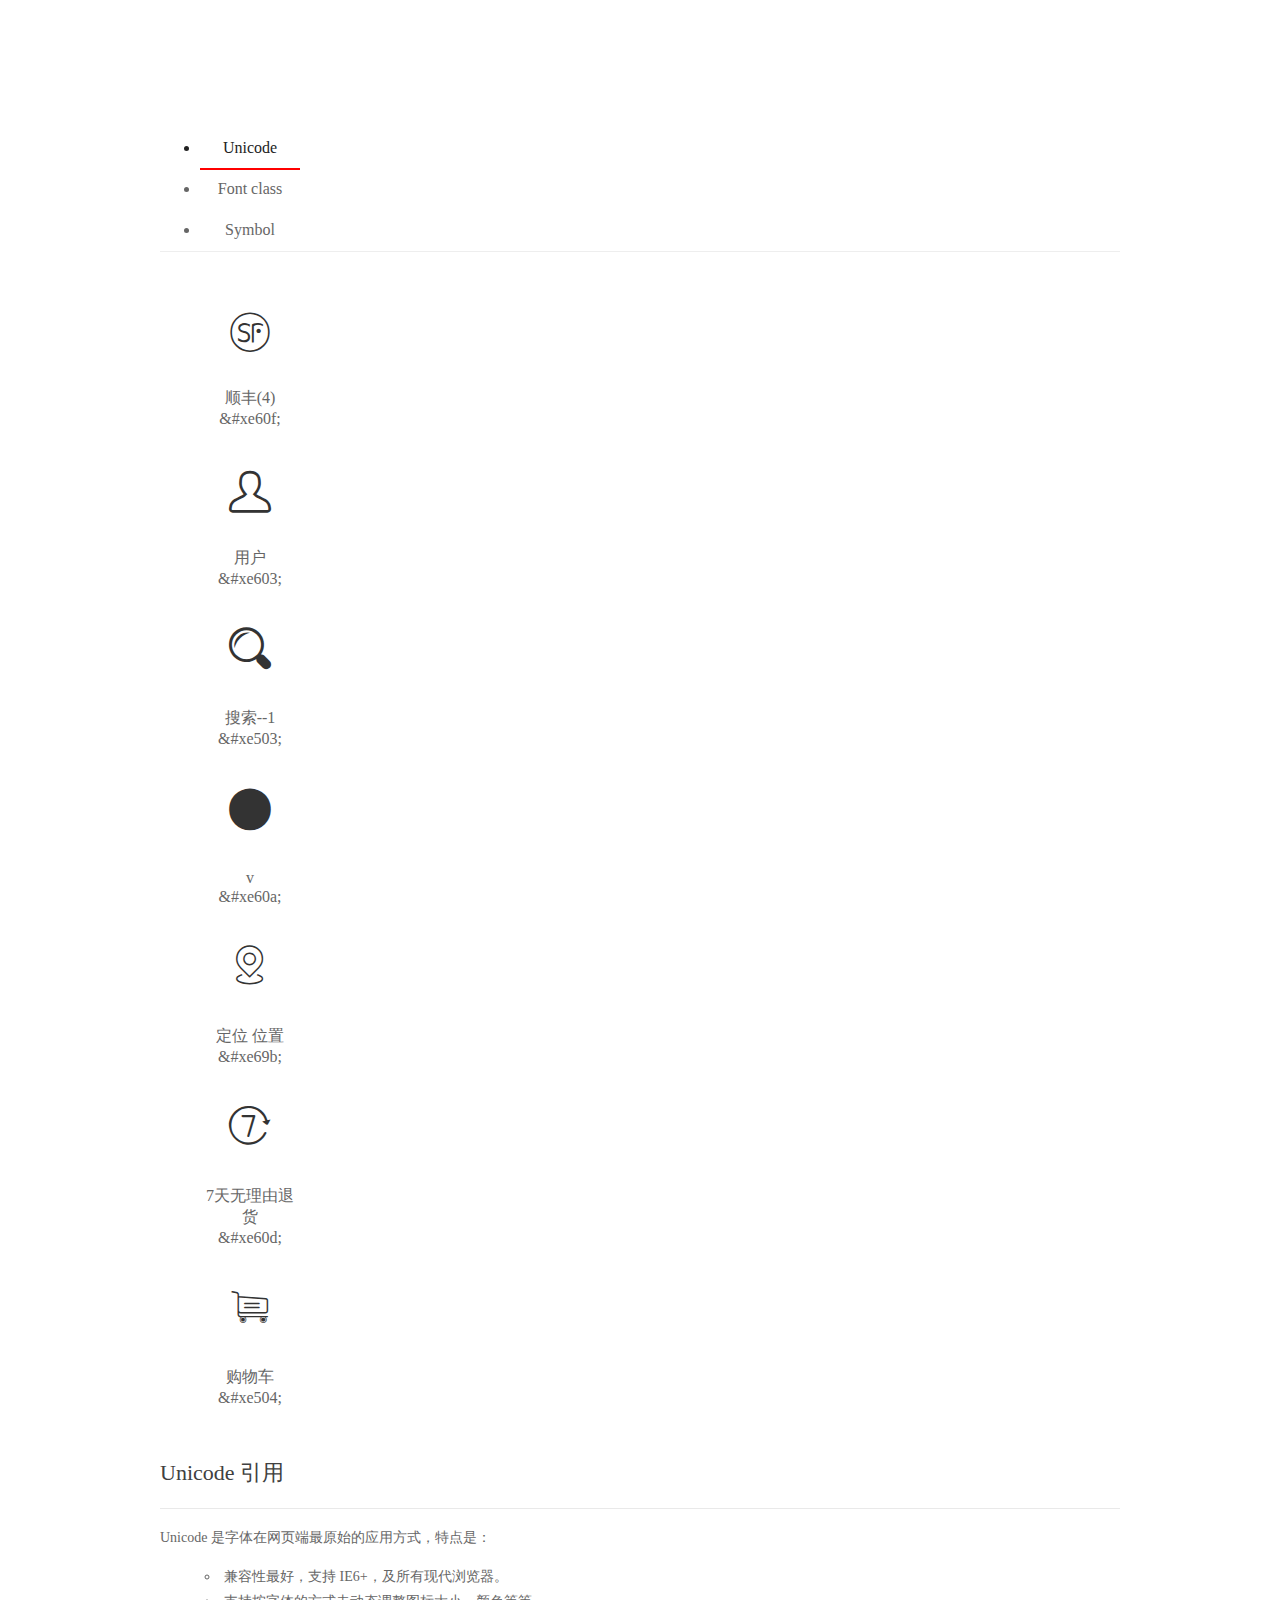
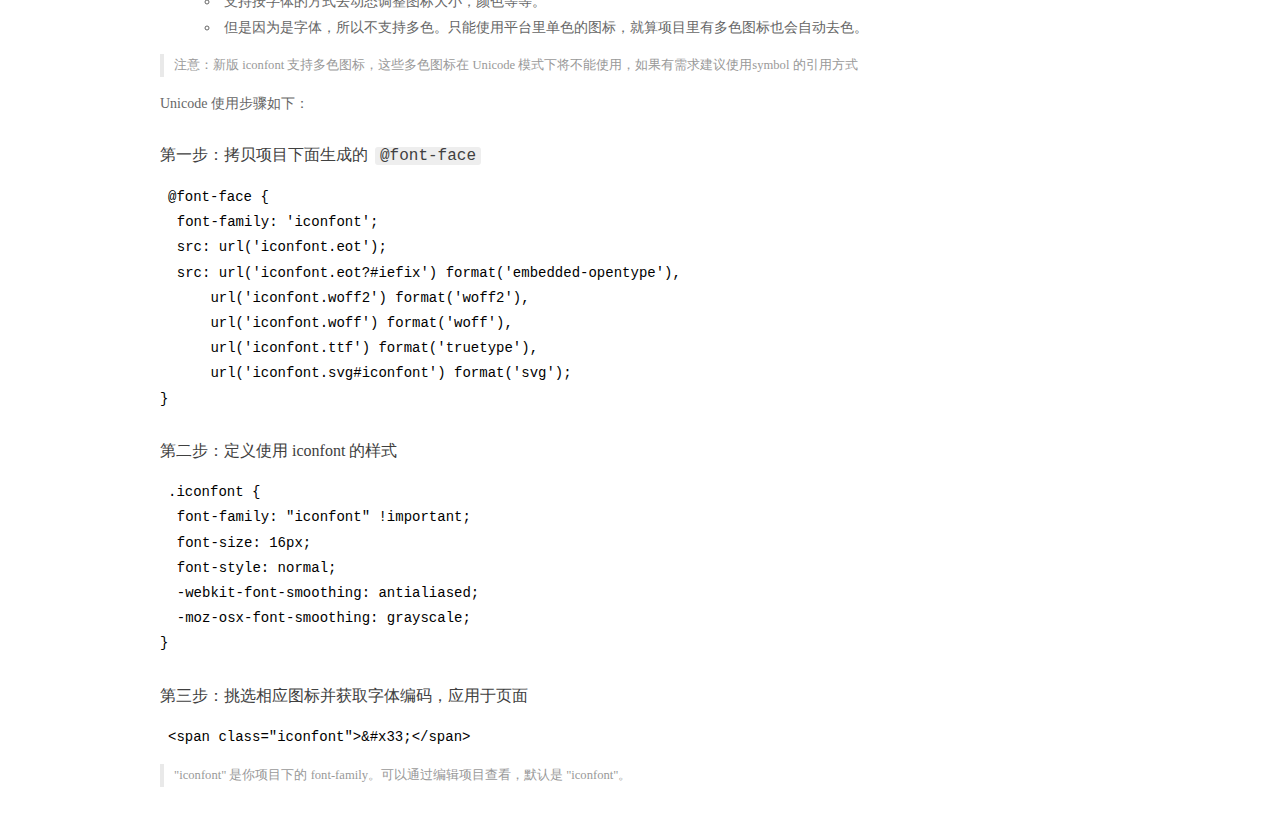
<file: fonts/demo_index.html>
<!DOCTYPE html>
<html>
<head>
  <meta charset="utf-8"/>
  <title>IconFont Demo</title>
  <link rel="shortcut icon" href="https://img.alicdn.com/tps/i4/TB1_oz6GVXXXXaFXpXXJDFnIXXX-64-64.ico" type="image/x-icon"/>
  <link rel="stylesheet" href="https://g.alicdn.com/thx/cube/1.3.2/cube.min.css">
  <link rel="stylesheet" href="demo.css">
  <link rel="stylesheet" href="iconfont.css">
  <script src="iconfont.js"></script>
  <!-- jQuery -->
  <script src="https://a1.alicdn.com/oss/uploads/2018/12/26/7bfddb60-08e8-11e9-9b04-53e73bb6408b.js"></script>
  <!-- 代码高亮 -->
  <script src="https://a1.alicdn.com/oss/uploads/2018/12/26/a3f714d0-08e6-11e9-8a15-ebf944d7534c.js"></script>
</head>
<body>
  <div class="main">
    <h1 class="logo"><a href="https://www.iconfont.cn/" title="iconfont 首页" target="_blank">&#xe86b;</a></h1>
    <div class="nav-tabs">
      <ul id="tabs" class="dib-box">
        <li class="dib active"><span>Unicode</span></li>
        <li class="dib"><span>Font class</span></li>
        <li class="dib"><span>Symbol</span></li>
      </ul>
      
    </div>
    <div class="tab-container">
      <div class="content unicode" style="display: block;">
          <ul class="icon_lists dib-box">
          
            <li class="dib">
              <span class="icon iconfont">&#xe60f;</span>
                <div class="name">顺丰(4)</div>
                <div class="code-name">&amp;#xe60f;</div>
              </li>
          
            <li class="dib">
              <span class="icon iconfont">&#xe603;</span>
                <div class="name">用户</div>
                <div class="code-name">&amp;#xe603;</div>
              </li>
          
            <li class="dib">
              <span class="icon iconfont">&#xe503;</span>
                <div class="name">搜索--1</div>
                <div class="code-name">&amp;#xe503;</div>
              </li>
          
            <li class="dib">
              <span class="icon iconfont">&#xe60a;</span>
                <div class="name">v</div>
                <div class="code-name">&amp;#xe60a;</div>
              </li>
          
            <li class="dib">
              <span class="icon iconfont">&#xe69b;</span>
                <div class="name">定位 位置</div>
                <div class="code-name">&amp;#xe69b;</div>
              </li>
          
            <li class="dib">
              <span class="icon iconfont">&#xe60d;</span>
                <div class="name">7天无理由退货</div>
                <div class="code-name">&amp;#xe60d;</div>
              </li>
          
            <li class="dib">
              <span class="icon iconfont">&#xe504;</span>
                <div class="name">购物车</div>
                <div class="code-name">&amp;#xe504;</div>
              </li>
          
          </ul>
          <div class="article markdown">
          <h2 id="unicode-">Unicode 引用</h2>
          <hr>

          <p>Unicode 是字体在网页端最原始的应用方式，特点是：</p>
          <ul>
            <li>兼容性最好，支持 IE6+，及所有现代浏览器。</li>
            <li>支持按字体的方式去动态调整图标大小，颜色等等。</li>
            <li>但是因为是字体，所以不支持多色。只能使用平台里单色的图标，就算项目里有多色图标也会自动去色。</li>
          </ul>
          <blockquote>
            <p>注意：新版 iconfont 支持多色图标，这些多色图标在 Unicode 模式下将不能使用，如果有需求建议使用symbol 的引用方式</p>
          </blockquote>
          <p>Unicode 使用步骤如下：</p>
          <h3 id="-font-face">第一步：拷贝项目下面生成的 <code>@font-face</code></h3>
<pre><code class="language-css"
>@font-face {
  font-family: 'iconfont';
  src: url('iconfont.eot');
  src: url('iconfont.eot?#iefix') format('embedded-opentype'),
      url('iconfont.woff2') format('woff2'),
      url('iconfont.woff') format('woff'),
      url('iconfont.ttf') format('truetype'),
      url('iconfont.svg#iconfont') format('svg');
}
</code></pre>
          <h3 id="-iconfont-">第二步：定义使用 iconfont 的样式</h3>
<pre><code class="language-css"
>.iconfont {
  font-family: "iconfont" !important;
  font-size: 16px;
  font-style: normal;
  -webkit-font-smoothing: antialiased;
  -moz-osx-font-smoothing: grayscale;
}
</code></pre>
          <h3 id="-">第三步：挑选相应图标并获取字体编码，应用于页面</h3>
<pre>
<code class="language-html"
>&lt;span class="iconfont"&gt;&amp;#x33;&lt;/span&gt;
</code></pre>
          <blockquote>
            <p>"iconfont" 是你项目下的 font-family。可以通过编辑项目查看，默认是 "iconfont"。</p>
          </blockquote>
          </div>
      </div>
      <div class="content font-class">
        <ul class="icon_lists dib-box">
          
          <li class="dib">
            <span class="icon iconfont icon-shunfeng4"></span>
            <div class="name">
              顺丰(4)
            </div>
            <div class="code-name">.icon-shunfeng4
            </div>
          </li>
          
          <li class="dib">
            <span class="icon iconfont icon-yonghu"></span>
            <div class="name">
              用户
            </div>
            <div class="code-name">.icon-yonghu
            </div>
          </li>
          
          <li class="dib">
            <span class="icon iconfont icon-sousuo"></span>
            <div class="name">
              搜索--1
            </div>
            <div class="code-name">.icon-sousuo
            </div>
          </li>
          
          <li class="dib">
            <span class="icon iconfont icon-v"></span>
            <div class="name">
              v
            </div>
            <div class="code-name">.icon-v
            </div>
          </li>
          
          <li class="dib">
            <span class="icon iconfont icon-dingweiweizhi"></span>
            <div class="name">
              定位 位置
            </div>
            <div class="code-name">.icon-dingweiweizhi
            </div>
          </li>
          
          <li class="dib">
            <span class="icon iconfont icon-tianwuliyoutuihuo"></span>
            <div class="name">
              7天无理由退货
            </div>
            <div class="code-name">.icon-tianwuliyoutuihuo
            </div>
          </li>
          
          <li class="dib">
            <span class="icon iconfont icon-gouwuche"></span>
            <div class="name">
              购物车
            </div>
            <div class="code-name">.icon-gouwuche
            </div>
          </li>
          
        </ul>
        <div class="article markdown">
        <h2 id="font-class-">font-class 引用</h2>
        <hr>

        <p>font-class 是 Unicode 使用方式的一种变种，主要是解决 Unicode 书写不直观，语意不明确的问题。</p>
        <p>与 Unicode 使用方式相比，具有如下特点：</p>
        <ul>
          <li>兼容性良好，支持 IE8+，及所有现代浏览器。</li>
          <li>相比于 Unicode 语意明确，书写更直观。可以很容易分辨这个 icon 是什么。</li>
          <li>因为使用 class 来定义图标，所以当要替换图标时，只需要修改 class 里面的 Unicode 引用。</li>
          <li>不过因为本质上还是使用的字体，所以多色图标还是不支持的。</li>
        </ul>
        <p>使用步骤如下：</p>
        <h3 id="-fontclass-">第一步：引入项目下面生成的 fontclass 代码：</h3>
<pre><code class="language-html">&lt;link rel="stylesheet" href="./iconfont.css"&gt;
</code></pre>
        <h3 id="-">第二步：挑选相应图标并获取类名，应用于页面：</h3>
<pre><code class="language-html">&lt;span class="iconfont icon-xxx"&gt;&lt;/span&gt;
</code></pre>
        <blockquote>
          <p>"
            iconfont" 是你项目下的 font-family。可以通过编辑项目查看，默认是 "iconfont"。</p>
        </blockquote>
      </div>
      </div>
      <div class="content symbol">
          <ul class="icon_lists dib-box">
          
            <li class="dib">
                <svg class="icon svg-icon" aria-hidden="true">
                  <use xlink:href="#icon-shunfeng4"></use>
                </svg>
                <div class="name">顺丰(4)</div>
                <div class="code-name">#icon-shunfeng4</div>
            </li>
          
            <li class="dib">
                <svg class="icon svg-icon" aria-hidden="true">
                  <use xlink:href="#icon-yonghu"></use>
                </svg>
                <div class="name">用户</div>
                <div class="code-name">#icon-yonghu</div>
            </li>
          
            <li class="dib">
                <svg class="icon svg-icon" aria-hidden="true">
                  <use xlink:href="#icon-sousuo"></use>
                </svg>
                <div class="name">搜索--1</div>
                <div class="code-name">#icon-sousuo</div>
            </li>
          
            <li class="dib">
                <svg class="icon svg-icon" aria-hidden="true">
                  <use xlink:href="#icon-v"></use>
                </svg>
                <div class="name">v</div>
                <div class="code-name">#icon-v</div>
            </li>
          
            <li class="dib">
                <svg class="icon svg-icon" aria-hidden="true">
                  <use xlink:href="#icon-dingweiweizhi"></use>
                </svg>
                <div class="name">定位 位置</div>
                <div class="code-name">#icon-dingweiweizhi</div>
            </li>
          
            <li class="dib">
                <svg class="icon svg-icon" aria-hidden="true">
                  <use xlink:href="#icon-tianwuliyoutuihuo"></use>
                </svg>
                <div class="name">7天无理由退货</div>
                <div class="code-name">#icon-tianwuliyoutuihuo</div>
            </li>
          
            <li class="dib">
                <svg class="icon svg-icon" aria-hidden="true">
                  <use xlink:href="#icon-gouwuche"></use>
                </svg>
                <div class="name">购物车</div>
                <div class="code-name">#icon-gouwuche</div>
            </li>
          
          </ul>
          <div class="article markdown">
          <h2 id="symbol-">Symbol 引用</h2>
          <hr>

          <p>这是一种全新的使用方式，应该说这才是未来的主流，也是平台目前推荐的用法。相关介绍可以参考这篇<a href="">文章</a>
            这种用法其实是做了一个 SVG 的集合，与另外两种相比具有如下特点：</p>
          <ul>
            <li>支持多色图标了，不再受单色限制。</li>
            <li>通过一些技巧，支持像字体那样，通过 <code>font-size</code>, <code>color</code> 来调整样式。</li>
            <li>兼容性较差，支持 IE9+，及现代浏览器。</li>
            <li>浏览器渲染 SVG 的性能一般，还不如 png。</li>
          </ul>
          <p>使用步骤如下：</p>
          <h3 id="-symbol-">第一步：引入项目下面生成的 symbol 代码：</h3>
<pre><code class="language-html">&lt;script src="./iconfont.js"&gt;&lt;/script&gt;
</code></pre>
          <h3 id="-css-">第二步：加入通用 CSS 代码（引入一次就行）：</h3>
<pre><code class="language-html">&lt;style&gt;
.icon {
  width: 1em;
  height: 1em;
  vertical-align: -0.15em;
  fill: currentColor;
  overflow: hidden;
}
&lt;/style&gt;
</code></pre>
          <h3 id="-">第三步：挑选相应图标并获取类名，应用于页面：</h3>
<pre><code class="language-html">&lt;svg class="icon" aria-hidden="true"&gt;
  &lt;use xlink:href="#icon-xxx"&gt;&lt;/use&gt;
&lt;/svg&gt;
</code></pre>
          </div>
      </div>

    </div>
  </div>
  <script>
  $(document).ready(function () {
      $('.tab-container .content:first').show()

      $('#tabs li').click(function (e) {
        var tabContent = $('.tab-container .content')
        var index = $(this).index()

        if ($(this).hasClass('active')) {
          return
        } else {
          $('#tabs li').removeClass('active')
          $(this).addClass('active')

          tabContent.hide().eq(index).fadeIn()
        }
      })
    })
  </script>
</body>
</html>
</file>
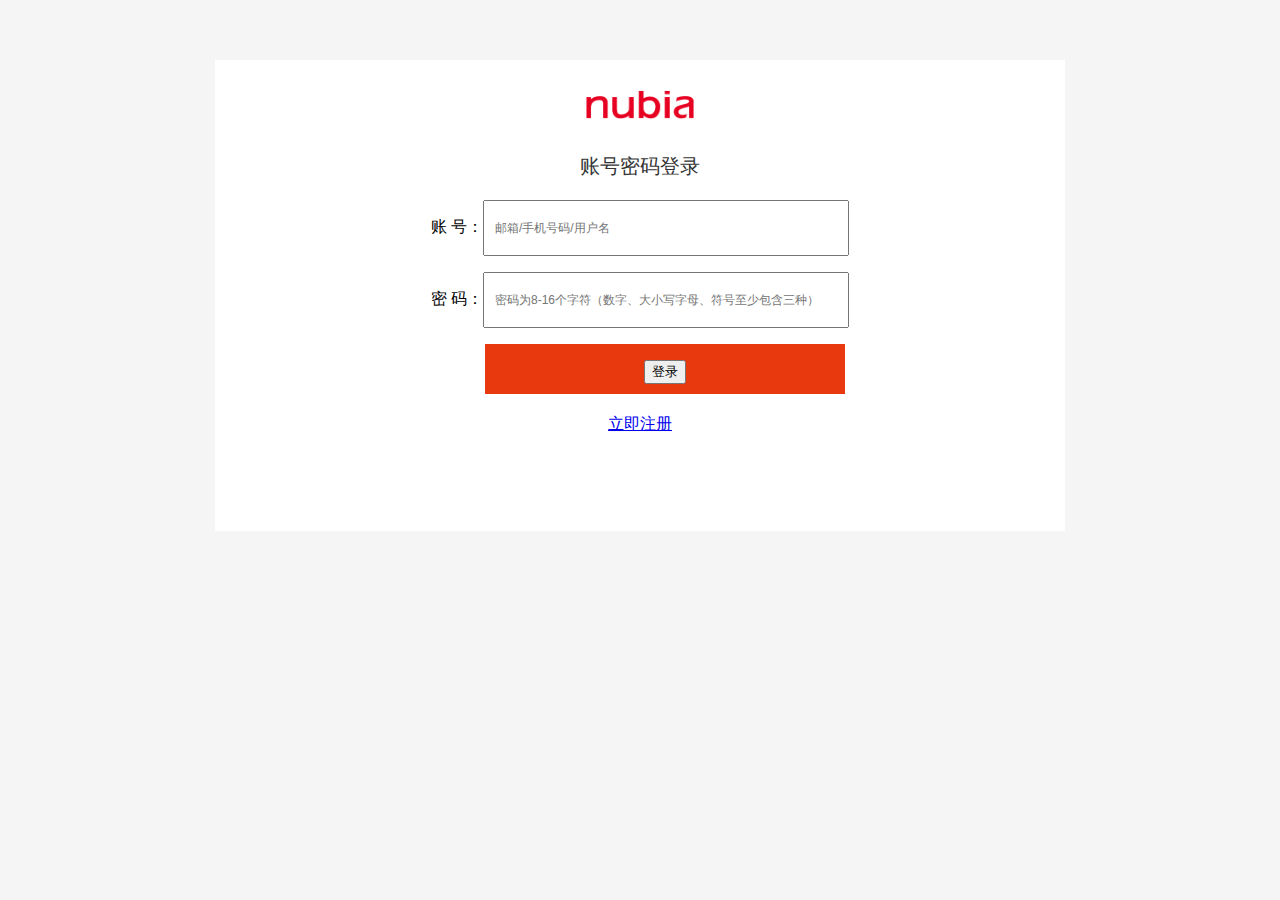
<file: src/login.html>
<!DOCTYPE html>
<html lang="en">

<head>
    <meta charset="UTF-8">
    <meta name="viewport" content="width=device-width, initial-scale=1.0">
    <title>Document</title>
    <link rel="stylesheet" href="css/login.css">
    <script src="https://cdn.bootcdn.net/ajax/libs/require.js/2.3.6/require.min.js" defer async=true data-main="script/main_md.js" id="currentpage" data-origin="login_md"></script>
</head>

<body>
    <div class="content">
        <div class="con-logo">
            <img src="img/5dae6dd070bfa59.png" alt="">
        </div>
        <form action="" method="post">
            <p class="content-p1">账号密码登录</p>
            <p class="content-p2"><label for=""></label>账 号：</label><input type="text" name="username" id="username" placeholder="邮箱/手机号码/用户名" datatype="*"></p>
            <p class="content-p3"><label for="">密 码：</label><input type="password" name="password" id="password" placeholder="密码为8-16个字符（数字、大小写字母、符号至少包含三种）"></p>
            <p class="content-p4"><input type="button" value="登录" id="login"></p>
            <p class="content-p5"><a href="registry.html">立即注册</a></p>
        </form>
    </div>
</body>

</html>
</file>
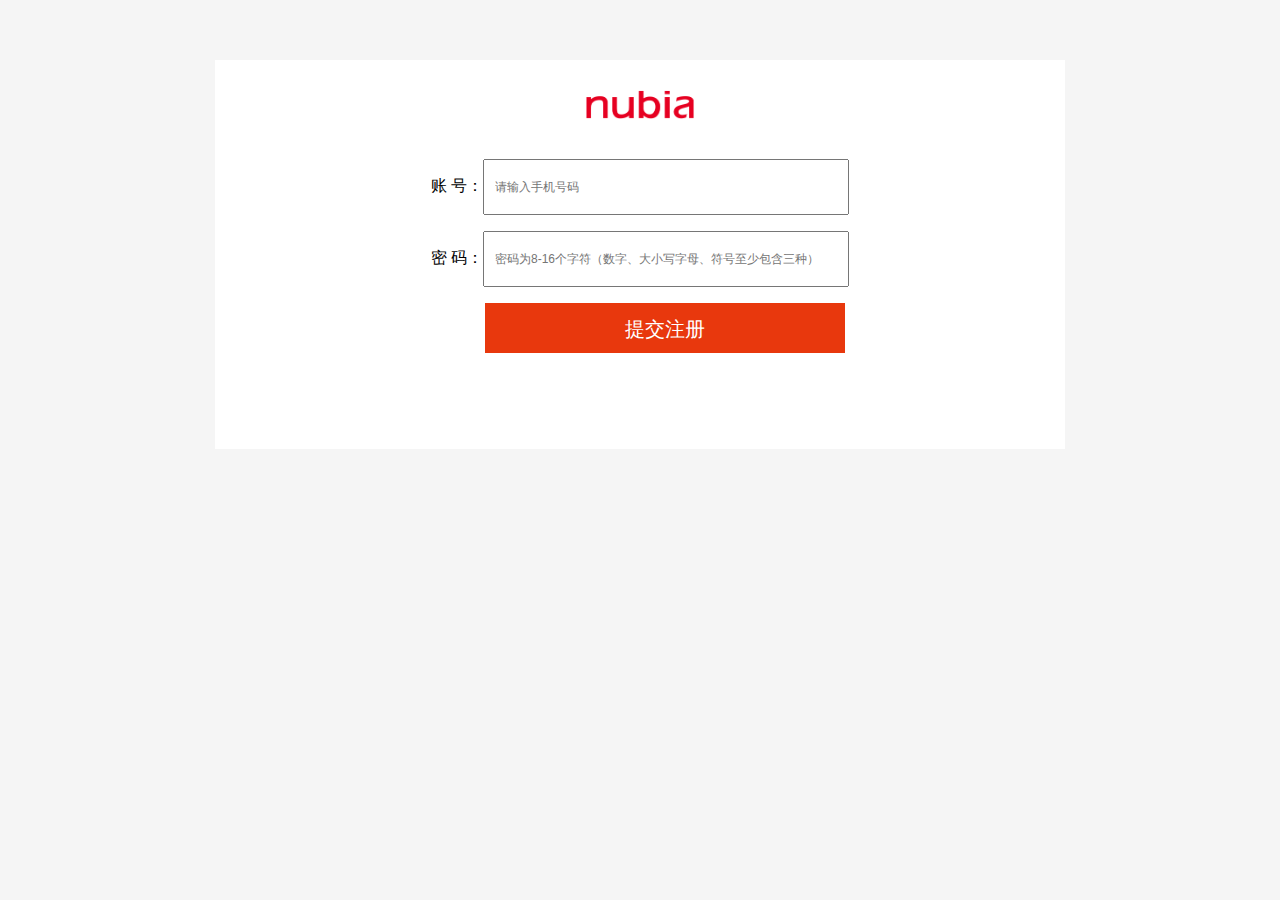
<file: src/registry.html>
<!DOCTYPE html>
<html lang="en">

<head>
    <meta charset="UTF-8">
    <meta name="viewport" content="width=device-width, initial-scale=1.0">
    <title>Document</title>
    <link rel="stylesheet" href="css/registry.css">
    <script src="https://cdn.bootcdn.net/ajax/libs/require.js/2.3.6/require.min.js" defer async=true data-main="script/main_md.js" id="currentpage" data-origin="registry_md"></script>
</head>

<body>
    <div class="content">
        <div class="con-logo">
            <img src="img/5dae6dd070bfa59.png" alt="" style="margin-bottom: 50px;">
        </div>
        <form action="http://10.31.161.56/dashboard/nubiyaphone/php/reg.php" method="post" id="form">
            <p class="content-p2"><label for="">账 号：</label><input type="text" name="username" id="username" placeholder="请输入手机号码" datatype="*"><br><span></span></p>
            <p class="content-p3"><label for="">密 码：</label><input type="password" name="password" id="password" placeholder="密码为8-16个字符（数字、大小写字母、符号至少包含三种）"><br><span></span></p>
            <!-- <p class="content-p4"><a href="login.html">立即注册</a></p> -->
            <p class="content-p4"><input type="submit" value="提交注册" name="submit" id="submit"></p>
        </form>
    </div>
</body>

</html>
</file>
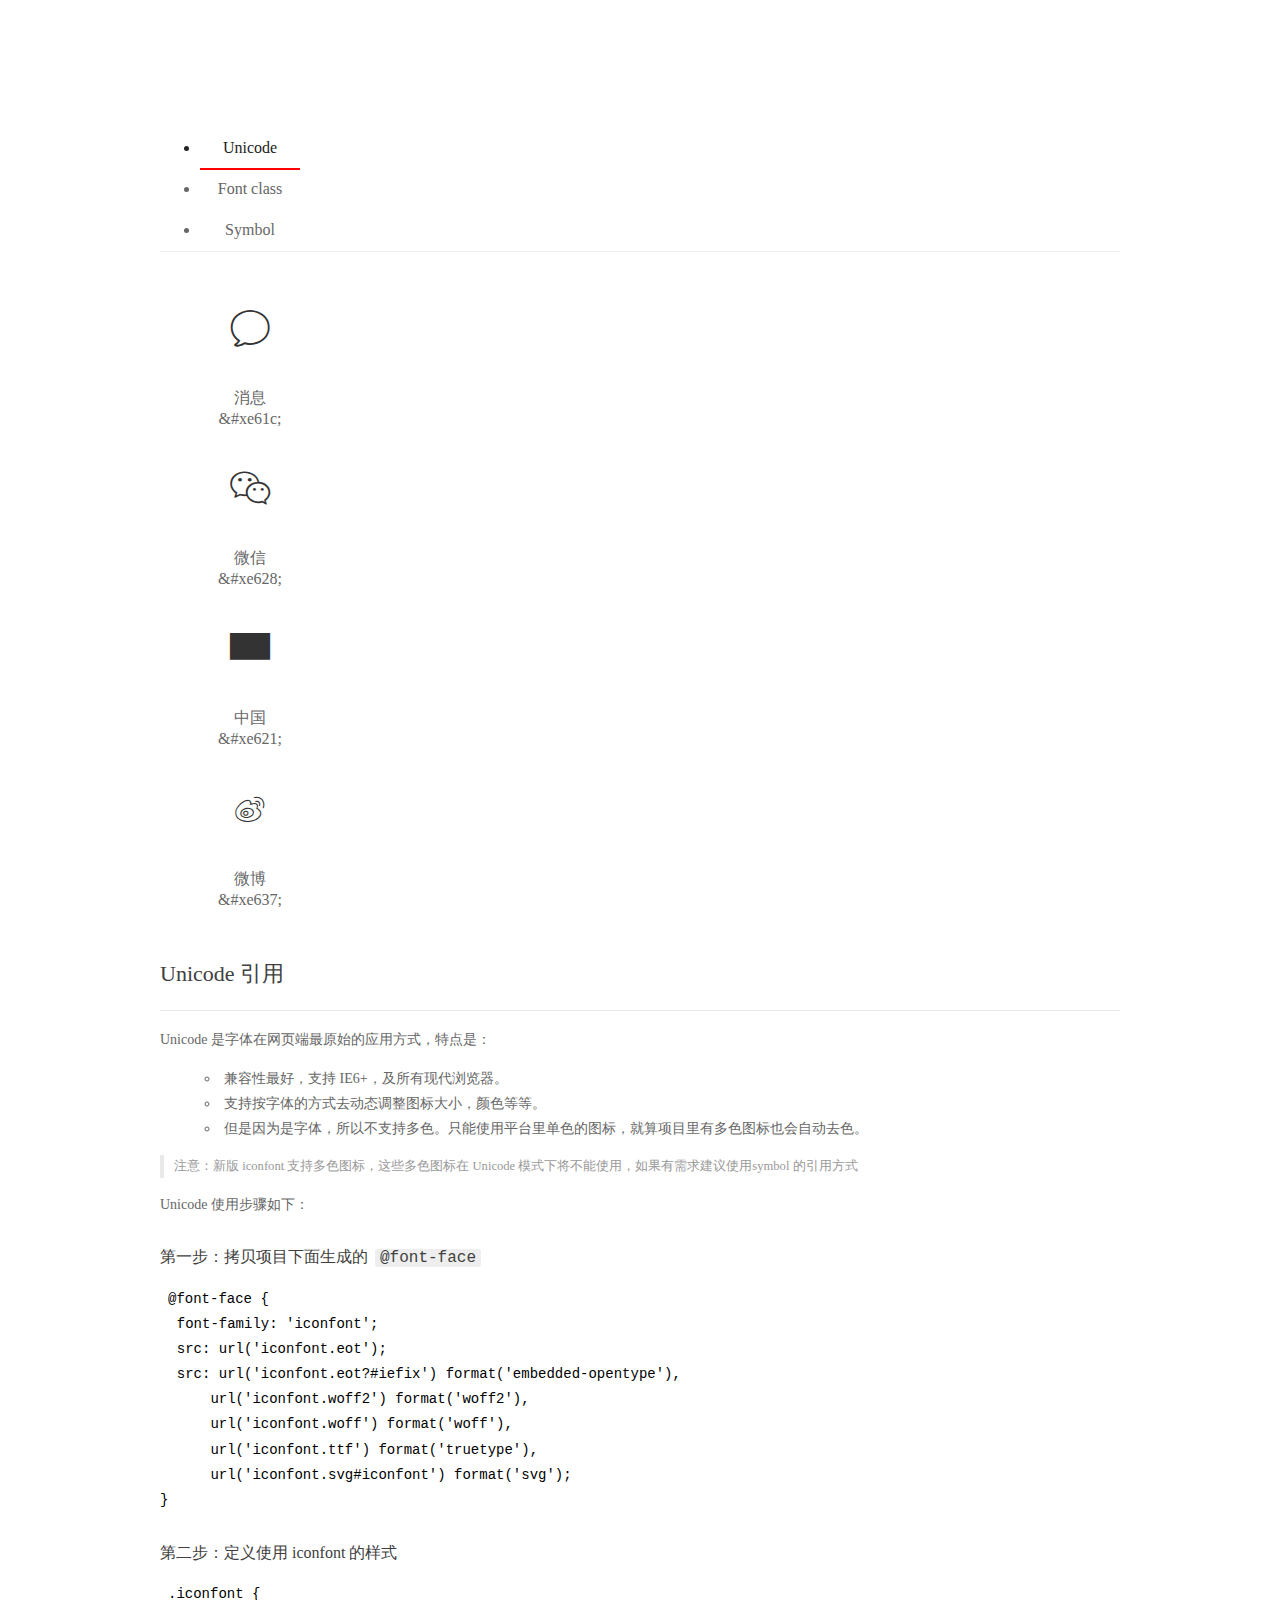
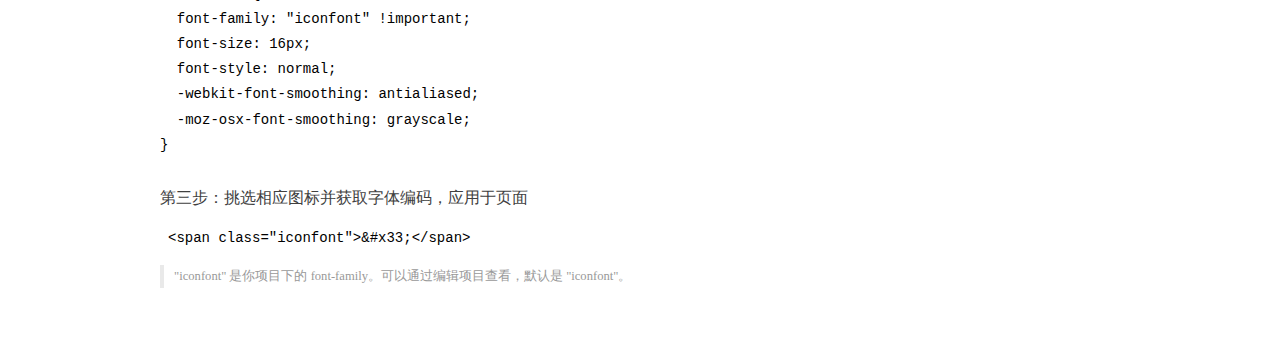
<file: fonts/font_ftbnq68o3el/demo_index.html>
<!DOCTYPE html>
<html>
<head>
  <meta charset="utf-8"/>
  <title>IconFont Demo</title>
  <link rel="shortcut icon" href="https://img.alicdn.com/tps/i4/TB1_oz6GVXXXXaFXpXXJDFnIXXX-64-64.ico" type="image/x-icon"/>
  <link rel="stylesheet" href="https://g.alicdn.com/thx/cube/1.3.2/cube.min.css">
  <link rel="stylesheet" href="demo.css">
  <link rel="stylesheet" href="iconfont.css">
  <script src="iconfont.js"></script>
  <!-- jQuery -->
  <script src="https://a1.alicdn.com/oss/uploads/2018/12/26/7bfddb60-08e8-11e9-9b04-53e73bb6408b.js"></script>
  <!-- 代码高亮 -->
  <script src="https://a1.alicdn.com/oss/uploads/2018/12/26/a3f714d0-08e6-11e9-8a15-ebf944d7534c.js"></script>
</head>
<body>
  <div class="main">
    <h1 class="logo"><a href="https://www.iconfont.cn/" title="iconfont 首页" target="_blank">&#xe86b;</a></h1>
    <div class="nav-tabs">
      <ul id="tabs" class="dib-box">
        <li class="dib active"><span>Unicode</span></li>
        <li class="dib"><span>Font class</span></li>
        <li class="dib"><span>Symbol</span></li>
      </ul>
      
    </div>
    <div class="tab-container">
      <div class="content unicode" style="display: block;">
          <ul class="icon_lists dib-box">
          
            <li class="dib">
              <span class="icon iconfont">&#xe61c;</span>
                <div class="name">消息</div>
                <div class="code-name">&amp;#xe61c;</div>
              </li>
          
            <li class="dib">
              <span class="icon iconfont">&#xe628;</span>
                <div class="name">微信</div>
                <div class="code-name">&amp;#xe628;</div>
              </li>
          
            <li class="dib">
              <span class="icon iconfont">&#xe621;</span>
                <div class="name">中国</div>
                <div class="code-name">&amp;#xe621;</div>
              </li>
          
            <li class="dib">
              <span class="icon iconfont">&#xe637;</span>
                <div class="name">微博</div>
                <div class="code-name">&amp;#xe637;</div>
              </li>
          
          </ul>
          <div class="article markdown">
          <h2 id="unicode-">Unicode 引用</h2>
          <hr>

          <p>Unicode 是字体在网页端最原始的应用方式，特点是：</p>
          <ul>
            <li>兼容性最好，支持 IE6+，及所有现代浏览器。</li>
            <li>支持按字体的方式去动态调整图标大小，颜色等等。</li>
            <li>但是因为是字体，所以不支持多色。只能使用平台里单色的图标，就算项目里有多色图标也会自动去色。</li>
          </ul>
          <blockquote>
            <p>注意：新版 iconfont 支持多色图标，这些多色图标在 Unicode 模式下将不能使用，如果有需求建议使用symbol 的引用方式</p>
          </blockquote>
          <p>Unicode 使用步骤如下：</p>
          <h3 id="-font-face">第一步：拷贝项目下面生成的 <code>@font-face</code></h3>
<pre><code class="language-css"
>@font-face {
  font-family: 'iconfont';
  src: url('iconfont.eot');
  src: url('iconfont.eot?#iefix') format('embedded-opentype'),
      url('iconfont.woff2') format('woff2'),
      url('iconfont.woff') format('woff'),
      url('iconfont.ttf') format('truetype'),
      url('iconfont.svg#iconfont') format('svg');
}
</code></pre>
          <h3 id="-iconfont-">第二步：定义使用 iconfont 的样式</h3>
<pre><code class="language-css"
>.iconfont {
  font-family: "iconfont" !important;
  font-size: 16px;
  font-style: normal;
  -webkit-font-smoothing: antialiased;
  -moz-osx-font-smoothing: grayscale;
}
</code></pre>
          <h3 id="-">第三步：挑选相应图标并获取字体编码，应用于页面</h3>
<pre>
<code class="language-html"
>&lt;span class="iconfont"&gt;&amp;#x33;&lt;/span&gt;
</code></pre>
          <blockquote>
            <p>"iconfont" 是你项目下的 font-family。可以通过编辑项目查看，默认是 "iconfont"。</p>
          </blockquote>
          </div>
      </div>
      <div class="content font-class">
        <ul class="icon_lists dib-box">
          
          <li class="dib">
            <span class="icon iconfont icon-xiaoxi"></span>
            <div class="name">
              消息
            </div>
            <div class="code-name">.icon-xiaoxi
            </div>
          </li>
          
          <li class="dib">
            <span class="icon iconfont icon-weixin"></span>
            <div class="name">
              微信
            </div>
            <div class="code-name">.icon-weixin
            </div>
          </li>
          
          <li class="dib">
            <span class="icon iconfont icon-zhongguo"></span>
            <div class="name">
              中国
            </div>
            <div class="code-name">.icon-zhongguo
            </div>
          </li>
          
          <li class="dib">
            <span class="icon iconfont icon-weibo"></span>
            <div class="name">
              微博
            </div>
            <div class="code-name">.icon-weibo
            </div>
          </li>
          
        </ul>
        <div class="article markdown">
        <h2 id="font-class-">font-class 引用</h2>
        <hr>

        <p>font-class 是 Unicode 使用方式的一种变种，主要是解决 Unicode 书写不直观，语意不明确的问题。</p>
        <p>与 Unicode 使用方式相比，具有如下特点：</p>
        <ul>
          <li>兼容性良好，支持 IE8+，及所有现代浏览器。</li>
          <li>相比于 Unicode 语意明确，书写更直观。可以很容易分辨这个 icon 是什么。</li>
          <li>因为使用 class 来定义图标，所以当要替换图标时，只需要修改 class 里面的 Unicode 引用。</li>
          <li>不过因为本质上还是使用的字体，所以多色图标还是不支持的。</li>
        </ul>
        <p>使用步骤如下：</p>
        <h3 id="-fontclass-">第一步：引入项目下面生成的 fontclass 代码：</h3>
<pre><code class="language-html">&lt;link rel="stylesheet" href="./iconfont.css"&gt;
</code></pre>
        <h3 id="-">第二步：挑选相应图标并获取类名，应用于页面：</h3>
<pre><code class="language-html">&lt;span class="iconfont icon-xxx"&gt;&lt;/span&gt;
</code></pre>
        <blockquote>
          <p>"
            iconfont" 是你项目下的 font-family。可以通过编辑项目查看，默认是 "iconfont"。</p>
        </blockquote>
      </div>
      </div>
      <div class="content symbol">
          <ul class="icon_lists dib-box">
          
            <li class="dib">
                <svg class="icon svg-icon" aria-hidden="true">
                  <use xlink:href="#icon-xiaoxi"></use>
                </svg>
                <div class="name">消息</div>
                <div class="code-name">#icon-xiaoxi</div>
            </li>
          
            <li class="dib">
                <svg class="icon svg-icon" aria-hidden="true">
                  <use xlink:href="#icon-weixin"></use>
                </svg>
                <div class="name">微信</div>
                <div class="code-name">#icon-weixin</div>
            </li>
          
            <li class="dib">
                <svg class="icon svg-icon" aria-hidden="true">
                  <use xlink:href="#icon-zhongguo"></use>
                </svg>
                <div class="name">中国</div>
                <div class="code-name">#icon-zhongguo</div>
            </li>
          
            <li class="dib">
                <svg class="icon svg-icon" aria-hidden="true">
                  <use xlink:href="#icon-weibo"></use>
                </svg>
                <div class="name">微博</div>
                <div class="code-name">#icon-weibo</div>
            </li>
          
          </ul>
          <div class="article markdown">
          <h2 id="symbol-">Symbol 引用</h2>
          <hr>

          <p>这是一种全新的使用方式，应该说这才是未来的主流，也是平台目前推荐的用法。相关介绍可以参考这篇<a href="">文章</a>
            这种用法其实是做了一个 SVG 的集合，与另外两种相比具有如下特点：</p>
          <ul>
            <li>支持多色图标了，不再受单色限制。</li>
            <li>通过一些技巧，支持像字体那样，通过 <code>font-size</code>, <code>color</code> 来调整样式。</li>
            <li>兼容性较差，支持 IE9+，及现代浏览器。</li>
            <li>浏览器渲染 SVG 的性能一般，还不如 png。</li>
          </ul>
          <p>使用步骤如下：</p>
          <h3 id="-symbol-">第一步：引入项目下面生成的 symbol 代码：</h3>
<pre><code class="language-html">&lt;script src="./iconfont.js"&gt;&lt;/script&gt;
</code></pre>
          <h3 id="-css-">第二步：加入通用 CSS 代码（引入一次就行）：</h3>
<pre><code class="language-html">&lt;style&gt;
.icon {
  width: 1em;
  height: 1em;
  vertical-align: -0.15em;
  fill: currentColor;
  overflow: hidden;
}
&lt;/style&gt;
</code></pre>
          <h3 id="-">第三步：挑选相应图标并获取类名，应用于页面：</h3>
<pre><code class="language-html">&lt;svg class="icon" aria-hidden="true"&gt;
  &lt;use xlink:href="#icon-xxx"&gt;&lt;/use&gt;
&lt;/svg&gt;
</code></pre>
          </div>
      </div>

    </div>
  </div>
  <script>
  $(document).ready(function () {
      $('.tab-container .content:first').show()

      $('#tabs li').click(function (e) {
        var tabContent = $('.tab-container .content')
        var index = $(this).index()

        if ($(this).hasClass('active')) {
          return
        } else {
          $('#tabs li').removeClass('active')
          $(this).addClass('active')

          tabContent.hide().eq(index).fadeIn()
        }
      })
    })
  </script>
</body>
</html>
</file>
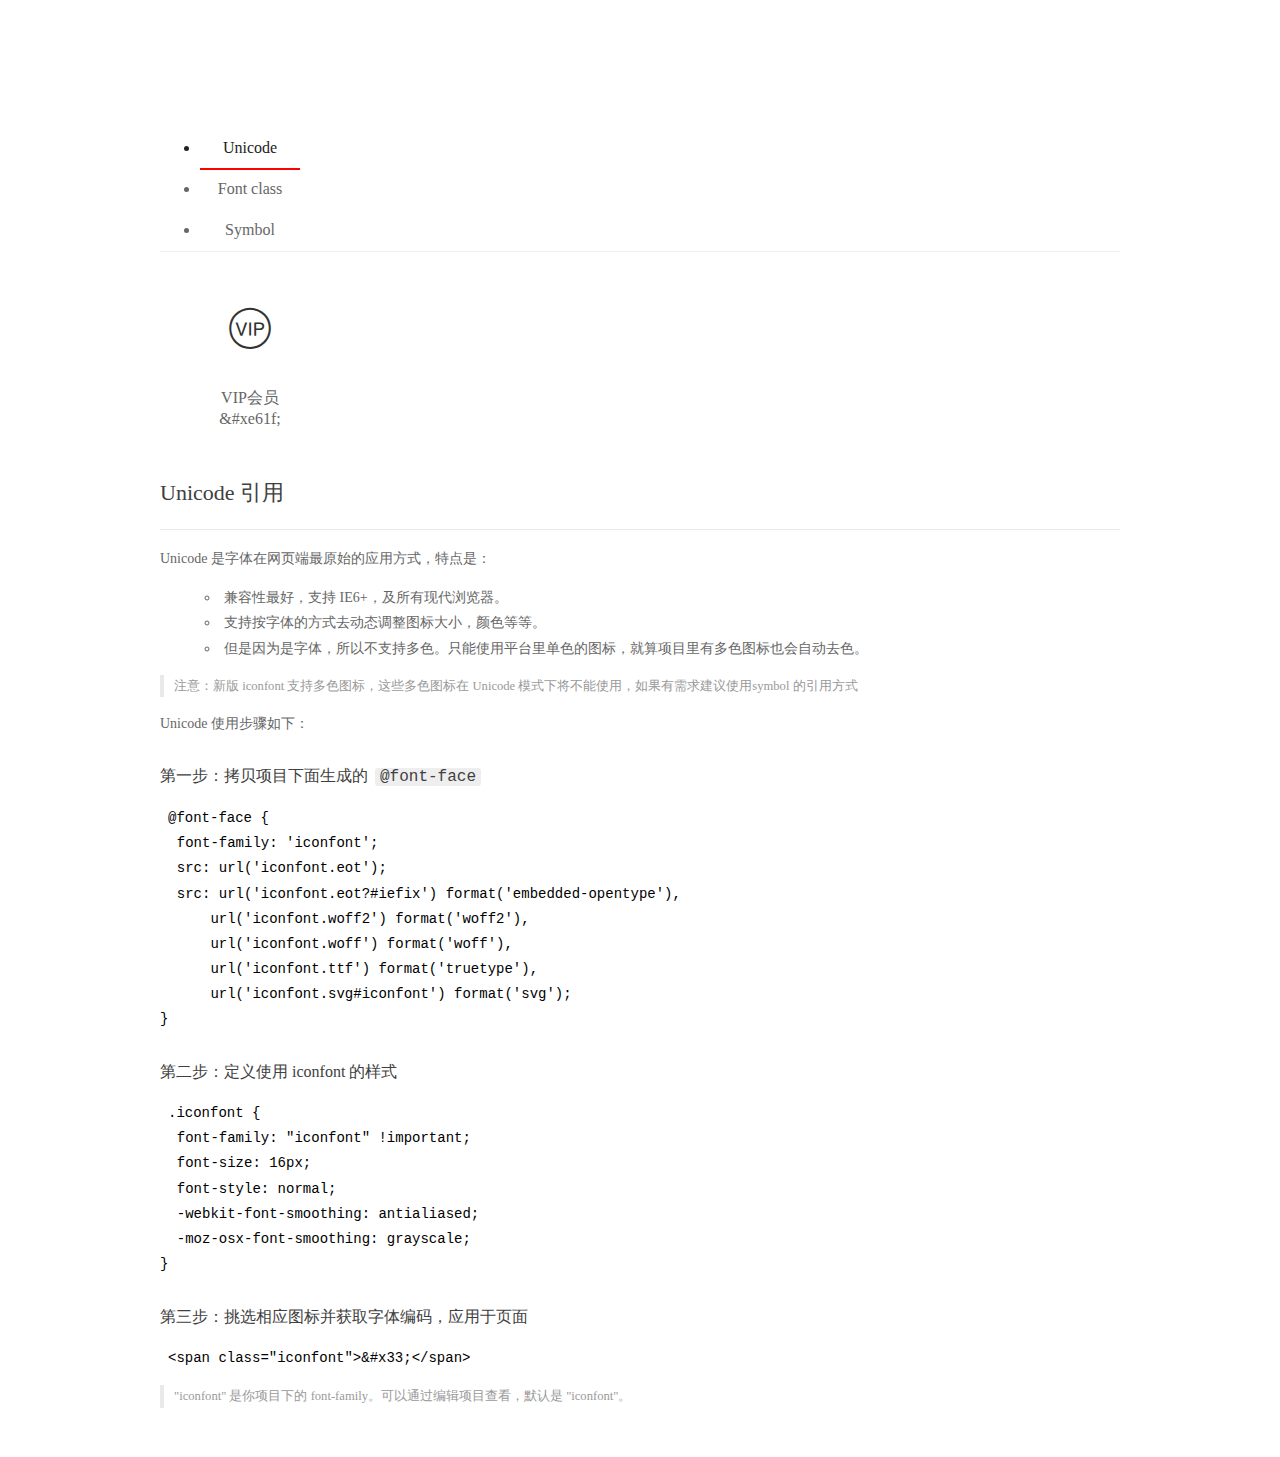
<file: fonts/font_show41gwfl/demo_index.html>
<!DOCTYPE html>
<html>
<head>
  <meta charset="utf-8"/>
  <title>IconFont Demo</title>
  <link rel="shortcut icon" href="https://img.alicdn.com/tps/i4/TB1_oz6GVXXXXaFXpXXJDFnIXXX-64-64.ico" type="image/x-icon"/>
  <link rel="stylesheet" href="https://g.alicdn.com/thx/cube/1.3.2/cube.min.css">
  <link rel="stylesheet" href="demo.css">
  <link rel="stylesheet" href="iconfont.css">
  <script src="iconfont.js"></script>
  <!-- jQuery -->
  <script src="https://a1.alicdn.com/oss/uploads/2018/12/26/7bfddb60-08e8-11e9-9b04-53e73bb6408b.js"></script>
  <!-- 代码高亮 -->
  <script src="https://a1.alicdn.com/oss/uploads/2018/12/26/a3f714d0-08e6-11e9-8a15-ebf944d7534c.js"></script>
</head>
<body>
  <div class="main">
    <h1 class="logo"><a href="https://www.iconfont.cn/" title="iconfont 首页" target="_blank">&#xe86b;</a></h1>
    <div class="nav-tabs">
      <ul id="tabs" class="dib-box">
        <li class="dib active"><span>Unicode</span></li>
        <li class="dib"><span>Font class</span></li>
        <li class="dib"><span>Symbol</span></li>
      </ul>
      
    </div>
    <div class="tab-container">
      <div class="content unicode" style="display: block;">
          <ul class="icon_lists dib-box">
          
            <li class="dib">
              <span class="icon iconfont">&#xe61f;</span>
                <div class="name">VIP会员</div>
                <div class="code-name">&amp;#xe61f;</div>
              </li>
          
          </ul>
          <div class="article markdown">
          <h2 id="unicode-">Unicode 引用</h2>
          <hr>

          <p>Unicode 是字体在网页端最原始的应用方式，特点是：</p>
          <ul>
            <li>兼容性最好，支持 IE6+，及所有现代浏览器。</li>
            <li>支持按字体的方式去动态调整图标大小，颜色等等。</li>
            <li>但是因为是字体，所以不支持多色。只能使用平台里单色的图标，就算项目里有多色图标也会自动去色。</li>
          </ul>
          <blockquote>
            <p>注意：新版 iconfont 支持多色图标，这些多色图标在 Unicode 模式下将不能使用，如果有需求建议使用symbol 的引用方式</p>
          </blockquote>
          <p>Unicode 使用步骤如下：</p>
          <h3 id="-font-face">第一步：拷贝项目下面生成的 <code>@font-face</code></h3>
<pre><code class="language-css"
>@font-face {
  font-family: 'iconfont';
  src: url('iconfont.eot');
  src: url('iconfont.eot?#iefix') format('embedded-opentype'),
      url('iconfont.woff2') format('woff2'),
      url('iconfont.woff') format('woff'),
      url('iconfont.ttf') format('truetype'),
      url('iconfont.svg#iconfont') format('svg');
}
</code></pre>
          <h3 id="-iconfont-">第二步：定义使用 iconfont 的样式</h3>
<pre><code class="language-css"
>.iconfont {
  font-family: "iconfont" !important;
  font-size: 16px;
  font-style: normal;
  -webkit-font-smoothing: antialiased;
  -moz-osx-font-smoothing: grayscale;
}
</code></pre>
          <h3 id="-">第三步：挑选相应图标并获取字体编码，应用于页面</h3>
<pre>
<code class="language-html"
>&lt;span class="iconfont"&gt;&amp;#x33;&lt;/span&gt;
</code></pre>
          <blockquote>
            <p>"iconfont" 是你项目下的 font-family。可以通过编辑项目查看，默认是 "iconfont"。</p>
          </blockquote>
          </div>
      </div>
      <div class="content font-class">
        <ul class="icon_lists dib-box">
          
          <li class="dib">
            <span class="icon iconfont icon-viphuiyuan"></span>
            <div class="name">
              VIP会员
            </div>
            <div class="code-name">.icon-viphuiyuan
            </div>
          </li>
          
        </ul>
        <div class="article markdown">
        <h2 id="font-class-">font-class 引用</h2>
        <hr>

        <p>font-class 是 Unicode 使用方式的一种变种，主要是解决 Unicode 书写不直观，语意不明确的问题。</p>
        <p>与 Unicode 使用方式相比，具有如下特点：</p>
        <ul>
          <li>兼容性良好，支持 IE8+，及所有现代浏览器。</li>
          <li>相比于 Unicode 语意明确，书写更直观。可以很容易分辨这个 icon 是什么。</li>
          <li>因为使用 class 来定义图标，所以当要替换图标时，只需要修改 class 里面的 Unicode 引用。</li>
          <li>不过因为本质上还是使用的字体，所以多色图标还是不支持的。</li>
        </ul>
        <p>使用步骤如下：</p>
        <h3 id="-fontclass-">第一步：引入项目下面生成的 fontclass 代码：</h3>
<pre><code class="language-html">&lt;link rel="stylesheet" href="./iconfont.css"&gt;
</code></pre>
        <h3 id="-">第二步：挑选相应图标并获取类名，应用于页面：</h3>
<pre><code class="language-html">&lt;span class="iconfont icon-xxx"&gt;&lt;/span&gt;
</code></pre>
        <blockquote>
          <p>"
            iconfont" 是你项目下的 font-family。可以通过编辑项目查看，默认是 "iconfont"。</p>
        </blockquote>
      </div>
      </div>
      <div class="content symbol">
          <ul class="icon_lists dib-box">
          
            <li class="dib">
                <svg class="icon svg-icon" aria-hidden="true">
                  <use xlink:href="#icon-viphuiyuan"></use>
                </svg>
                <div class="name">VIP会员</div>
                <div class="code-name">#icon-viphuiyuan</div>
            </li>
          
          </ul>
          <div class="article markdown">
          <h2 id="symbol-">Symbol 引用</h2>
          <hr>

          <p>这是一种全新的使用方式，应该说这才是未来的主流，也是平台目前推荐的用法。相关介绍可以参考这篇<a href="">文章</a>
            这种用法其实是做了一个 SVG 的集合，与另外两种相比具有如下特点：</p>
          <ul>
            <li>支持多色图标了，不再受单色限制。</li>
            <li>通过一些技巧，支持像字体那样，通过 <code>font-size</code>, <code>color</code> 来调整样式。</li>
            <li>兼容性较差，支持 IE9+，及现代浏览器。</li>
            <li>浏览器渲染 SVG 的性能一般，还不如 png。</li>
          </ul>
          <p>使用步骤如下：</p>
          <h3 id="-symbol-">第一步：引入项目下面生成的 symbol 代码：</h3>
<pre><code class="language-html">&lt;script src="./iconfont.js"&gt;&lt;/script&gt;
</code></pre>
          <h3 id="-css-">第二步：加入通用 CSS 代码（引入一次就行）：</h3>
<pre><code class="language-html">&lt;style&gt;
.icon {
  width: 1em;
  height: 1em;
  vertical-align: -0.15em;
  fill: currentColor;
  overflow: hidden;
}
&lt;/style&gt;
</code></pre>
          <h3 id="-">第三步：挑选相应图标并获取类名，应用于页面：</h3>
<pre><code class="language-html">&lt;svg class="icon" aria-hidden="true"&gt;
  &lt;use xlink:href="#icon-xxx"&gt;&lt;/use&gt;
&lt;/svg&gt;
</code></pre>
          </div>
      </div>

    </div>
  </div>
  <script>
  $(document).ready(function () {
      $('.tab-container .content:first').show()

      $('#tabs li').click(function (e) {
        var tabContent = $('.tab-container .content')
        var index = $(this).index()

        if ($(this).hasClass('active')) {
          return
        } else {
          $('#tabs li').removeClass('active')
          $(this).addClass('active')

          tabContent.hide().eq(index).fadeIn()
        }
      })
    })
  </script>
</body>
</html>
</file>
<file: fonts/demo.css>
/* Logo 字体 */
@font-face {
  font-family: "iconfont logo";
  src: url('https://at.alicdn.com/t/font_985780_km7mi63cihi.eot?t=1545807318834');
  src: url('https://at.alicdn.com/t/font_985780_km7mi63cihi.eot?t=1545807318834#iefix') format('embedded-opentype'),
    url('https://at.alicdn.com/t/font_985780_km7mi63cihi.woff?t=1545807318834') format('woff'),
    url('https://at.alicdn.com/t/font_985780_km7mi63cihi.ttf?t=1545807318834') format('truetype'),
    url('https://at.alicdn.com/t/font_985780_km7mi63cihi.svg?t=1545807318834#iconfont') format('svg');
}

.logo {
  font-family: "iconfont logo";
  font-size: 160px;
  font-style: normal;
  -webkit-font-smoothing: antialiased;
  -moz-osx-font-smoothing: grayscale;
}

/* tabs */
.nav-tabs {
  position: relative;
}

.nav-tabs .nav-more {
  position: absolute;
  right: 0;
  bottom: 0;
  height: 42px;
  line-height: 42px;
  color: #666;
}

#tabs {
  border-bottom: 1px solid #eee;
}

#tabs li {
  cursor: pointer;
  width: 100px;
  height: 40px;
  line-height: 40px;
  text-align: center;
  font-size: 16px;
  border-bottom: 2px solid transparent;
  position: relative;
  z-index: 1;
  margin-bottom: -1px;
  color: #666;
}


#tabs .active {
  border-bottom-color: #f00;
  color: #222;
}

.tab-container .content {
  display: none;
}

/* 页面布局 */
.main {
  padding: 30px 100px;
  width: 960px;
  margin: 0 auto;
}

.main .logo {
  color: #333;
  text-align: left;
  margin-bottom: 30px;
  line-height: 1;
  height: 110px;
  margin-top: -50px;
  overflow: hidden;
  *zoom: 1;
}

.main .logo a {
  font-size: 160px;
  color: #333;
}

.helps {
  margin-top: 40px;
}

.helps pre {
  padding: 20px;
  margin: 10px 0;
  border: solid 1px #e7e1cd;
  background-color: #fffdef;
  overflow: auto;
}

.icon_lists {
  width: 100% !important;
  overflow: hidden;
  *zoom: 1;
}

.icon_lists li {
  width: 100px;
  margin-bottom: 10px;
  margin-right: 20px;
  text-align: center;
  list-style: none !important;
  cursor: default;
}

.icon_lists li .code-name {
  line-height: 1.2;
}

.icon_lists .icon {
  display: block;
  height: 100px;
  line-height: 100px;
  font-size: 42px;
  margin: 10px auto;
  color: #333;
  -webkit-transition: font-size 0.25s linear, width 0.25s linear;
  -moz-transition: font-size 0.25s linear, width 0.25s linear;
  transition: font-size 0.25s linear, width 0.25s linear;
}

.icon_lists .icon:hover {
  font-size: 100px;
}

.icon_lists .svg-icon {
  /* 通过设置 font-size 来改变图标大小 */
  width: 1em;
  /* 图标和文字相邻时，垂直对齐 */
  vertical-align: -0.15em;
  /* 通过设置 color 来改变 SVG 的颜色/fill */
  fill: currentColor;
  /* path 和 stroke 溢出 viewBox 部分在 IE 下会显示
      normalize.css 中也包含这行 */
  overflow: hidden;
}

.icon_lists li .name,
.icon_lists li .code-name {
  color: #666;
}

/* markdown 样式 */
.markdown {
  color: #666;
  font-size: 14px;
  line-height: 1.8;
}

.highlight {
  line-height: 1.5;
}

.markdown img {
  vertical-align: middle;
  max-width: 100%;
}

.markdown h1 {
  color: #404040;
  font-weight: 500;
  line-height: 40px;
  margin-bottom: 24px;
}

.markdown h2,
.markdown h3,
.markdown h4,
.markdown h5,
.markdown h6 {
  color: #404040;
  margin: 1.6em 0 0.6em 0;
  font-weight: 500;
  clear: both;
}

.markdown h1 {
  font-size: 28px;
}

.markdown h2 {
  font-size: 22px;
}

.markdown h3 {
  font-size: 16px;
}

.markdown h4 {
  font-size: 14px;
}

.markdown h5 {
  font-size: 12px;
}

.markdown h6 {
  font-size: 12px;
}

.markdown hr {
  height: 1px;
  border: 0;
  background: #e9e9e9;
  margin: 16px 0;
  clear: both;
}

.markdown p {
  margin: 1em 0;
}

.markdown>p,
.markdown>blockquote,
.markdown>.highlight,
.markdown>ol,
.markdown>ul {
  width: 80%;
}

.markdown ul>li {
  list-style: circle;
}

.markdown>ul li,
.markdown blockquote ul>li {
  margin-left: 20px;
  padding-left: 4px;
}

.markdown>ul li p,
.markdown>ol li p {
  margin: 0.6em 0;
}

.markdown ol>li {
  list-style: decimal;
}

.markdown>ol li,
.markdown blockquote ol>li {
  margin-left: 20px;
  padding-left: 4px;
}

.markdown code {
  margin: 0 3px;
  padding: 0 5px;
  background: #eee;
  border-radius: 3px;
}

.markdown strong,
.markdown b {
  font-weight: 600;
}

.markdown>table {
  border-collapse: collapse;
  border-spacing: 0px;
  empty-cells: show;
  border: 1px solid #e9e9e9;
  width: 95%;
  margin-bottom: 24px;
}

.markdown>table th {
  white-space: nowrap;
  color: #333;
  font-weight: 600;
}

.markdown>table th,
.markdown>table td {
  border: 1px solid #e9e9e9;
  padding: 8px 16px;
  text-align: left;
}

.markdown>table th {
  background: #F7F7F7;
}

.markdown blockquote {
  font-size: 90%;
  color: #999;
  border-left: 4px solid #e9e9e9;
  padding-left: 0.8em;
  margin: 1em 0;
}

.markdown blockquote p {
  margin: 0;
}

.markdown .anchor {
  opacity: 0;
  transition: opacity 0.3s ease;
  margin-left: 8px;
}

.markdown .waiting {
  color: #ccc;
}

.markdown h1:hover .anchor,
.markdown h2:hover .anchor,
.markdown h3:hover .anchor,
.markdown h4:hover .anchor,
.markdown h5:hover .anchor,
.markdown h6:hover .anchor {
  opacity: 1;
  display: inline-block;
}

.markdown>br,
.markdown>p>br {
  clear: both;
}


.hljs {
  display: block;
  background: white;
  padding: 0.5em;
  color: #333333;
  overflow-x: auto;
}

.hljs-comment,
.hljs-meta {
  color: #969896;
}

.hljs-string,
.hljs-variable,
.hljs-template-variable,
.hljs-strong,
.hljs-emphasis,
.hljs-quote {
  color: #df5000;
}

.hljs-keyword,
.hljs-selector-tag,
.hljs-type {
  color: #a71d5d;
}

.hljs-literal,
.hljs-symbol,
.hljs-bullet,
.hljs-attribute {
  color: #0086b3;
}

.hljs-section,
.hljs-name {
  color: #63a35c;
}

.hljs-tag {
  color: #333333;
}

.hljs-title,
.hljs-attr,
.hljs-selector-id,
.hljs-selector-class,
.hljs-selector-attr,
.hljs-selector-pseudo {
  color: #795da3;
}

.hljs-addition {
  color: #55a532;
  background-color: #eaffea;
}

.hljs-deletion {
  color: #bd2c00;
  background-color: #ffecec;
}

.hljs-link {
  text-decoration: underline;
}

/* 代码高亮 */
/* PrismJS 1.15.0
https://prismjs.com/download.html#themes=prism&languages=markup+css+clike+javascript */
/**
 * prism.js default theme for JavaScript, CSS and HTML
 * Based on dabblet (http://dabblet.com)
 * @author Lea Verou
 */
code[class*="language-"],
pre[class*="language-"] {
  color: black;
  background: none;
  text-shadow: 0 1px white;
  font-family: Consolas, Monaco, 'Andale Mono', 'Ubuntu Mono', monospace;
  text-align: left;
  white-space: pre;
  word-spacing: normal;
  word-break: normal;
  word-wrap: normal;
  line-height: 1.5;

  -moz-tab-size: 4;
  -o-tab-size: 4;
  tab-size: 4;

  -webkit-hyphens: none;
  -moz-hyphens: none;
  -ms-hyphens: none;
  hyphens: none;
}

pre[class*="language-"]::-moz-selection,
pre[class*="language-"] ::-moz-selection,
code[class*="language-"]::-moz-selection,
code[class*="language-"] ::-moz-selection {
  text-shadow: none;
  background: #b3d4fc;
}

pre[class*="language-"]::selection,
pre[class*="language-"] ::selection,
code[class*="language-"]::selection,
code[class*="language-"] ::selection {
  text-shadow: none;
  background: #b3d4fc;
}

@media print {

  code[class*="language-"],
  pre[class*="language-"] {
    text-shadow: none;
  }
}

/* Code blocks */
pre[class*="language-"] {
  padding: 1em;
  margin: .5em 0;
  overflow: auto;
}

:not(pre)>code[class*="language-"],
pre[class*="language-"] {
  background: #f5f2f0;
}

/* Inline code */
:not(pre)>code[class*="language-"] {
  padding: .1em;
  border-radius: .3em;
  white-space: normal;
}

.token.comment,
.token.prolog,
.token.doctype,
.token.cdata {
  color: slategray;
}

.token.punctuation {
  color: #999;
}

.namespace {
  opacity: .7;
}

.token.property,
.token.tag,
.token.boolean,
.token.number,
.token.constant,
.token.symbol,
.token.deleted {
  color: #905;
}

.token.selector,
.token.attr-name,
.token.string,
.token.char,
.token.builtin,
.token.inserted {
  color: #690;
}

.token.operator,
.token.entity,
.token.url,
.language-css .token.string,
.style .token.string {
  color: #9a6e3a;
  background: hsla(0, 0%, 100%, .5);
}

.token.atrule,
.token.attr-value,
.token.keyword {
  color: #07a;
}

.token.function,
.token.class-name {
  color: #DD4A68;
}

.token.regex,
.token.important,
.token.variable {
  color: #e90;
}

.token.important,
.token.bold {
  font-weight: bold;
}

.token.italic {
  font-style: italic;
}

.token.entity {
  cursor: help;
}
</file>
<file: fonts/iconfont.css>
@font-face {font-family: "iconfont";
  src: url('iconfont.eot?t=1607691694513'); /* IE9 */
  src: url('iconfont.eot?t=1607691694513#iefix') format('embedded-opentype'), /* IE6-IE8 */
  url('[data-uri]') format('woff2'),
  url('iconfont.woff?t=1607691694513') format('woff'),
  url('iconfont.ttf?t=1607691694513') format('truetype'), /* chrome, firefox, opera, Safari, Android, iOS 4.2+ */
  url('iconfont.svg?t=1607691694513#iconfont') format('svg'); /* iOS 4.1- */
}

.iconfont {
  font-family: "iconfont" !important;
  font-size: 16px;
  font-style: normal;
  -webkit-font-smoothing: antialiased;
  -moz-osx-font-smoothing: grayscale;
}

.icon-shunfeng4:before {
  content: "\e60f";
}

.icon-yonghu:before {
  content: "\e603";
}

.icon-sousuo:before {
  content: "\e503";
}

.icon-v:before {
  content: "\e60a";
}

.icon-dingweiweizhi:before {
  content: "\e69b";
}

.icon-tianwuliyoutuihuo:before {
  content: "\e60d";
}

.icon-gouwuche:before {
  content: "\e504";
}
</file>
<file: src/css/login.css>
body,
html {
  background: #f5f5f5;
}

.content {
  width: 850px;
  margin: 0 auto;
  margin-top: 60px;
  background: #fff;
  padding-bottom: 80px;
  margin-bottom: 40px;
  text-align: center;
}

.con-logo img {
  width: 200px;
  margin: 0 auto;
  margin-bottom: 20px;
  position: relative;
  top: 30px;
}

.content-p1 {
  font-size: 20px;
  color: #333;
  margin: 0 auto;
  text-align: center;
  margin-bottom: 20px;
  margin-top: 40px;
}

.content-p2 input {
  width: 350px;
  height: 50px;
  line-height: 50px;
  padding-left: 10px;
  vertical-align: middle;
  font-size: 12px;
}

.content-p3 input {
  width: 350px;
  height: 50px;
  line-height: 50px;
  padding-left: 10px;
  vertical-align: middle;
  font-size: 12px;
}

.content-p4 {
  width: 360px;
  height: 50px;
  line-height: 50px;
  margin: 0 auto;
  display: block;
  margin-bottom: 20px;
  font-size: 20px;
  background: #e8380d;
  color: #fff;
  border: none;
  cursor: pointer;
  margin-left: 270px;
}

.content-p4 a {
  text-decoration: none;
  color: white;
}

/*# sourceMappingURL=login.css.map */
</file>
<file: src/css/registry.css>
body,
html {
  background: #f5f5f5;
}

.content {
  width: 850px;
  margin: 0 auto;
  margin-top: 60px;
  background: #fff;
  padding-bottom: 80px;
  margin-bottom: 40px;
  text-align: center;
}

.con-logo {
  text-align: center;
}

.con-logo img {
  width: 200px;
  margin: 0 auto;
  margin-bottom: 20px;
  position: relative;
  top: 30px;
}

.content-p1 {
  font-size: 20px;
  color: #333;
  margin: 0 auto;
  text-align: center;
  margin-bottom: 20px;
  margin-top: 40px;
}

.content-p2 input {
  width: 350px;
  height: 50px;
  line-height: 50px;
  padding-left: 10px;
  vertical-align: middle;
  font-size: 12px;
}

.content-p3 input {
  width: 350px;
  height: 50px;
  line-height: 50px;
  padding-left: 10px;
  vertical-align: middle;
  font-size: 12px;
}

.content-p4 input {
  width: 360px;
  height: 50px;
  line-height: 50px;
  display: block;
  font-size: 20px;
  background: #e8380d;
  color: #fff;
  border: none;
  cursor: pointer;
  margin-left: 270px;
}

.content-p4 a {
  text-decoration: none;
  color: white;
}

/*# sourceMappingURL=registry.css.map */
</file>
<file: fonts/font_ftbnq68o3el/demo.css>
/* Logo 字体 */
@font-face {
  font-family: "iconfont logo";
  src: url('https://at.alicdn.com/t/font_985780_km7mi63cihi.eot?t=1545807318834');
  src: url('https://at.alicdn.com/t/font_985780_km7mi63cihi.eot?t=1545807318834#iefix') format('embedded-opentype'),
    url('https://at.alicdn.com/t/font_985780_km7mi63cihi.woff?t=1545807318834') format('woff'),
    url('https://at.alicdn.com/t/font_985780_km7mi63cihi.ttf?t=1545807318834') format('truetype'),
    url('https://at.alicdn.com/t/font_985780_km7mi63cihi.svg?t=1545807318834#iconfont') format('svg');
}

.logo {
  font-family: "iconfont logo";
  font-size: 160px;
  font-style: normal;
  -webkit-font-smoothing: antialiased;
  -moz-osx-font-smoothing: grayscale;
}

/* tabs */
.nav-tabs {
  position: relative;
}

.nav-tabs .nav-more {
  position: absolute;
  right: 0;
  bottom: 0;
  height: 42px;
  line-height: 42px;
  color: #666;
}

#tabs {
  border-bottom: 1px solid #eee;
}

#tabs li {
  cursor: pointer;
  width: 100px;
  height: 40px;
  line-height: 40px;
  text-align: center;
  font-size: 16px;
  border-bottom: 2px solid transparent;
  position: relative;
  z-index: 1;
  margin-bottom: -1px;
  color: #666;
}


#tabs .active {
  border-bottom-color: #f00;
  color: #222;
}

.tab-container .content {
  display: none;
}

/* 页面布局 */
.main {
  padding: 30px 100px;
  width: 960px;
  margin: 0 auto;
}

.main .logo {
  color: #333;
  text-align: left;
  margin-bottom: 30px;
  line-height: 1;
  height: 110px;
  margin-top: -50px;
  overflow: hidden;
  *zoom: 1;
}

.main .logo a {
  font-size: 160px;
  color: #333;
}

.helps {
  margin-top: 40px;
}

.helps pre {
  padding: 20px;
  margin: 10px 0;
  border: solid 1px #e7e1cd;
  background-color: #fffdef;
  overflow: auto;
}

.icon_lists {
  width: 100% !important;
  overflow: hidden;
  *zoom: 1;
}

.icon_lists li {
  width: 100px;
  margin-bottom: 10px;
  margin-right: 20px;
  text-align: center;
  list-style: none !important;
  cursor: default;
}

.icon_lists li .code-name {
  line-height: 1.2;
}

.icon_lists .icon {
  display: block;
  height: 100px;
  line-height: 100px;
  font-size: 42px;
  margin: 10px auto;
  color: #333;
  -webkit-transition: font-size 0.25s linear, width 0.25s linear;
  -moz-transition: font-size 0.25s linear, width 0.25s linear;
  transition: font-size 0.25s linear, width 0.25s linear;
}

.icon_lists .icon:hover {
  font-size: 100px;
}

.icon_lists .svg-icon {
  /* 通过设置 font-size 来改变图标大小 */
  width: 1em;
  /* 图标和文字相邻时，垂直对齐 */
  vertical-align: -0.15em;
  /* 通过设置 color 来改变 SVG 的颜色/fill */
  fill: currentColor;
  /* path 和 stroke 溢出 viewBox 部分在 IE 下会显示
      normalize.css 中也包含这行 */
  overflow: hidden;
}

.icon_lists li .name,
.icon_lists li .code-name {
  color: #666;
}

/* markdown 样式 */
.markdown {
  color: #666;
  font-size: 14px;
  line-height: 1.8;
}

.highlight {
  line-height: 1.5;
}

.markdown img {
  vertical-align: middle;
  max-width: 100%;
}

.markdown h1 {
  color: #404040;
  font-weight: 500;
  line-height: 40px;
  margin-bottom: 24px;
}

.markdown h2,
.markdown h3,
.markdown h4,
.markdown h5,
.markdown h6 {
  color: #404040;
  margin: 1.6em 0 0.6em 0;
  font-weight: 500;
  clear: both;
}

.markdown h1 {
  font-size: 28px;
}

.markdown h2 {
  font-size: 22px;
}

.markdown h3 {
  font-size: 16px;
}

.markdown h4 {
  font-size: 14px;
}

.markdown h5 {
  font-size: 12px;
}

.markdown h6 {
  font-size: 12px;
}

.markdown hr {
  height: 1px;
  border: 0;
  background: #e9e9e9;
  margin: 16px 0;
  clear: both;
}

.markdown p {
  margin: 1em 0;
}

.markdown>p,
.markdown>blockquote,
.markdown>.highlight,
.markdown>ol,
.markdown>ul {
  width: 80%;
}

.markdown ul>li {
  list-style: circle;
}

.markdown>ul li,
.markdown blockquote ul>li {
  margin-left: 20px;
  padding-left: 4px;
}

.markdown>ul li p,
.markdown>ol li p {
  margin: 0.6em 0;
}

.markdown ol>li {
  list-style: decimal;
}

.markdown>ol li,
.markdown blockquote ol>li {
  margin-left: 20px;
  padding-left: 4px;
}

.markdown code {
  margin: 0 3px;
  padding: 0 5px;
  background: #eee;
  border-radius: 3px;
}

.markdown strong,
.markdown b {
  font-weight: 600;
}

.markdown>table {
  border-collapse: collapse;
  border-spacing: 0px;
  empty-cells: show;
  border: 1px solid #e9e9e9;
  width: 95%;
  margin-bottom: 24px;
}

.markdown>table th {
  white-space: nowrap;
  color: #333;
  font-weight: 600;
}

.markdown>table th,
.markdown>table td {
  border: 1px solid #e9e9e9;
  padding: 8px 16px;
  text-align: left;
}

.markdown>table th {
  background: #F7F7F7;
}

.markdown blockquote {
  font-size: 90%;
  color: #999;
  border-left: 4px solid #e9e9e9;
  padding-left: 0.8em;
  margin: 1em 0;
}

.markdown blockquote p {
  margin: 0;
}

.markdown .anchor {
  opacity: 0;
  transition: opacity 0.3s ease;
  margin-left: 8px;
}

.markdown .waiting {
  color: #ccc;
}

.markdown h1:hover .anchor,
.markdown h2:hover .anchor,
.markdown h3:hover .anchor,
.markdown h4:hover .anchor,
.markdown h5:hover .anchor,
.markdown h6:hover .anchor {
  opacity: 1;
  display: inline-block;
}

.markdown>br,
.markdown>p>br {
  clear: both;
}


.hljs {
  display: block;
  background: white;
  padding: 0.5em;
  color: #333333;
  overflow-x: auto;
}

.hljs-comment,
.hljs-meta {
  color: #969896;
}

.hljs-string,
.hljs-variable,
.hljs-template-variable,
.hljs-strong,
.hljs-emphasis,
.hljs-quote {
  color: #df5000;
}

.hljs-keyword,
.hljs-selector-tag,
.hljs-type {
  color: #a71d5d;
}

.hljs-literal,
.hljs-symbol,
.hljs-bullet,
.hljs-attribute {
  color: #0086b3;
}

.hljs-section,
.hljs-name {
  color: #63a35c;
}

.hljs-tag {
  color: #333333;
}

.hljs-title,
.hljs-attr,
.hljs-selector-id,
.hljs-selector-class,
.hljs-selector-attr,
.hljs-selector-pseudo {
  color: #795da3;
}

.hljs-addition {
  color: #55a532;
  background-color: #eaffea;
}

.hljs-deletion {
  color: #bd2c00;
  background-color: #ffecec;
}

.hljs-link {
  text-decoration: underline;
}

/* 代码高亮 */
/* PrismJS 1.15.0
https://prismjs.com/download.html#themes=prism&languages=markup+css+clike+javascript */
/**
 * prism.js default theme for JavaScript, CSS and HTML
 * Based on dabblet (http://dabblet.com)
 * @author Lea Verou
 */
code[class*="language-"],
pre[class*="language-"] {
  color: black;
  background: none;
  text-shadow: 0 1px white;
  font-family: Consolas, Monaco, 'Andale Mono', 'Ubuntu Mono', monospace;
  text-align: left;
  white-space: pre;
  word-spacing: normal;
  word-break: normal;
  word-wrap: normal;
  line-height: 1.5;

  -moz-tab-size: 4;
  -o-tab-size: 4;
  tab-size: 4;

  -webkit-hyphens: none;
  -moz-hyphens: none;
  -ms-hyphens: none;
  hyphens: none;
}

pre[class*="language-"]::-moz-selection,
pre[class*="language-"] ::-moz-selection,
code[class*="language-"]::-moz-selection,
code[class*="language-"] ::-moz-selection {
  text-shadow: none;
  background: #b3d4fc;
}

pre[class*="language-"]::selection,
pre[class*="language-"] ::selection,
code[class*="language-"]::selection,
code[class*="language-"] ::selection {
  text-shadow: none;
  background: #b3d4fc;
}

@media print {

  code[class*="language-"],
  pre[class*="language-"] {
    text-shadow: none;
  }
}

/* Code blocks */
pre[class*="language-"] {
  padding: 1em;
  margin: .5em 0;
  overflow: auto;
}

:not(pre)>code[class*="language-"],
pre[class*="language-"] {
  background: #f5f2f0;
}

/* Inline code */
:not(pre)>code[class*="language-"] {
  padding: .1em;
  border-radius: .3em;
  white-space: normal;
}

.token.comment,
.token.prolog,
.token.doctype,
.token.cdata {
  color: slategray;
}

.token.punctuation {
  color: #999;
}

.namespace {
  opacity: .7;
}

.token.property,
.token.tag,
.token.boolean,
.token.number,
.token.constant,
.token.symbol,
.token.deleted {
  color: #905;
}

.token.selector,
.token.attr-name,
.token.string,
.token.char,
.token.builtin,
.token.inserted {
  color: #690;
}

.token.operator,
.token.entity,
.token.url,
.language-css .token.string,
.style .token.string {
  color: #9a6e3a;
  background: hsla(0, 0%, 100%, .5);
}

.token.atrule,
.token.attr-value,
.token.keyword {
  color: #07a;
}

.token.function,
.token.class-name {
  color: #DD4A68;
}

.token.regex,
.token.important,
.token.variable {
  color: #e90;
}

.token.important,
.token.bold {
  font-weight: bold;
}

.token.italic {
  font-style: italic;
}

.token.entity {
  cursor: help;
}
</file>
<file: fonts/font_ftbnq68o3el/iconfont.css>
@font-face {font-family: "iconfont";
  src: url('iconfont.eot?t=1607741570481'); /* IE9 */
  src: url('iconfont.eot?t=1607741570481#iefix') format('embedded-opentype'), /* IE6-IE8 */
  url('[data-uri]') format('woff2'),
  url('iconfont.woff?t=1607741570481') format('woff'),
  url('iconfont.ttf?t=1607741570481') format('truetype'), /* chrome, firefox, opera, Safari, Android, iOS 4.2+ */
  url('iconfont.svg?t=1607741570481#iconfont') format('svg'); /* iOS 4.1- */
}

.iconfont {
  font-family: "iconfont" !important;
  font-size: 16px;
  font-style: normal;
  -webkit-font-smoothing: antialiased;
  -moz-osx-font-smoothing: grayscale;
}

.icon-xiaoxi:before {
  content: "\e61c";
}

.icon-weixin:before {
  content: "\e628";
}

.icon-zhongguo:before {
  content: "\e621";
}

.icon-weibo:before {
  content: "\e637";
}
</file>
<file: fonts/font_show41gwfl/demo.css>
/* Logo 字体 */
@font-face {
  font-family: "iconfont logo";
  src: url('https://at.alicdn.com/t/font_985780_km7mi63cihi.eot?t=1545807318834');
  src: url('https://at.alicdn.com/t/font_985780_km7mi63cihi.eot?t=1545807318834#iefix') format('embedded-opentype'),
    url('https://at.alicdn.com/t/font_985780_km7mi63cihi.woff?t=1545807318834') format('woff'),
    url('https://at.alicdn.com/t/font_985780_km7mi63cihi.ttf?t=1545807318834') format('truetype'),
    url('https://at.alicdn.com/t/font_985780_km7mi63cihi.svg?t=1545807318834#iconfont') format('svg');
}

.logo {
  font-family: "iconfont logo";
  font-size: 160px;
  font-style: normal;
  -webkit-font-smoothing: antialiased;
  -moz-osx-font-smoothing: grayscale;
}

/* tabs */
.nav-tabs {
  position: relative;
}

.nav-tabs .nav-more {
  position: absolute;
  right: 0;
  bottom: 0;
  height: 42px;
  line-height: 42px;
  color: #666;
}

#tabs {
  border-bottom: 1px solid #eee;
}

#tabs li {
  cursor: pointer;
  width: 100px;
  height: 40px;
  line-height: 40px;
  text-align: center;
  font-size: 16px;
  border-bottom: 2px solid transparent;
  position: relative;
  z-index: 1;
  margin-bottom: -1px;
  color: #666;
}


#tabs .active {
  border-bottom-color: #f00;
  color: #222;
}

.tab-container .content {
  display: none;
}

/* 页面布局 */
.main {
  padding: 30px 100px;
  width: 960px;
  margin: 0 auto;
}

.main .logo {
  color: #333;
  text-align: left;
  margin-bottom: 30px;
  line-height: 1;
  height: 110px;
  margin-top: -50px;
  overflow: hidden;
  *zoom: 1;
}

.main .logo a {
  font-size: 160px;
  color: #333;
}

.helps {
  margin-top: 40px;
}

.helps pre {
  padding: 20px;
  margin: 10px 0;
  border: solid 1px #e7e1cd;
  background-color: #fffdef;
  overflow: auto;
}

.icon_lists {
  width: 100% !important;
  overflow: hidden;
  *zoom: 1;
}

.icon_lists li {
  width: 100px;
  margin-bottom: 10px;
  margin-right: 20px;
  text-align: center;
  list-style: none !important;
  cursor: default;
}

.icon_lists li .code-name {
  line-height: 1.2;
}

.icon_lists .icon {
  display: block;
  height: 100px;
  line-height: 100px;
  font-size: 42px;
  margin: 10px auto;
  color: #333;
  -webkit-transition: font-size 0.25s linear, width 0.25s linear;
  -moz-transition: font-size 0.25s linear, width 0.25s linear;
  transition: font-size 0.25s linear, width 0.25s linear;
}

.icon_lists .icon:hover {
  font-size: 100px;
}

.icon_lists .svg-icon {
  /* 通过设置 font-size 来改变图标大小 */
  width: 1em;
  /* 图标和文字相邻时，垂直对齐 */
  vertical-align: -0.15em;
  /* 通过设置 color 来改变 SVG 的颜色/fill */
  fill: currentColor;
  /* path 和 stroke 溢出 viewBox 部分在 IE 下会显示
      normalize.css 中也包含这行 */
  overflow: hidden;
}

.icon_lists li .name,
.icon_lists li .code-name {
  color: #666;
}

/* markdown 样式 */
.markdown {
  color: #666;
  font-size: 14px;
  line-height: 1.8;
}

.highlight {
  line-height: 1.5;
}

.markdown img {
  vertical-align: middle;
  max-width: 100%;
}

.markdown h1 {
  color: #404040;
  font-weight: 500;
  line-height: 40px;
  margin-bottom: 24px;
}

.markdown h2,
.markdown h3,
.markdown h4,
.markdown h5,
.markdown h6 {
  color: #404040;
  margin: 1.6em 0 0.6em 0;
  font-weight: 500;
  clear: both;
}

.markdown h1 {
  font-size: 28px;
}

.markdown h2 {
  font-size: 22px;
}

.markdown h3 {
  font-size: 16px;
}

.markdown h4 {
  font-size: 14px;
}

.markdown h5 {
  font-size: 12px;
}

.markdown h6 {
  font-size: 12px;
}

.markdown hr {
  height: 1px;
  border: 0;
  background: #e9e9e9;
  margin: 16px 0;
  clear: both;
}

.markdown p {
  margin: 1em 0;
}

.markdown>p,
.markdown>blockquote,
.markdown>.highlight,
.markdown>ol,
.markdown>ul {
  width: 80%;
}

.markdown ul>li {
  list-style: circle;
}

.markdown>ul li,
.markdown blockquote ul>li {
  margin-left: 20px;
  padding-left: 4px;
}

.markdown>ul li p,
.markdown>ol li p {
  margin: 0.6em 0;
}

.markdown ol>li {
  list-style: decimal;
}

.markdown>ol li,
.markdown blockquote ol>li {
  margin-left: 20px;
  padding-left: 4px;
}

.markdown code {
  margin: 0 3px;
  padding: 0 5px;
  background: #eee;
  border-radius: 3px;
}

.markdown strong,
.markdown b {
  font-weight: 600;
}

.markdown>table {
  border-collapse: collapse;
  border-spacing: 0px;
  empty-cells: show;
  border: 1px solid #e9e9e9;
  width: 95%;
  margin-bottom: 24px;
}

.markdown>table th {
  white-space: nowrap;
  color: #333;
  font-weight: 600;
}

.markdown>table th,
.markdown>table td {
  border: 1px solid #e9e9e9;
  padding: 8px 16px;
  text-align: left;
}

.markdown>table th {
  background: #F7F7F7;
}

.markdown blockquote {
  font-size: 90%;
  color: #999;
  border-left: 4px solid #e9e9e9;
  padding-left: 0.8em;
  margin: 1em 0;
}

.markdown blockquote p {
  margin: 0;
}

.markdown .anchor {
  opacity: 0;
  transition: opacity 0.3s ease;
  margin-left: 8px;
}

.markdown .waiting {
  color: #ccc;
}

.markdown h1:hover .anchor,
.markdown h2:hover .anchor,
.markdown h3:hover .anchor,
.markdown h4:hover .anchor,
.markdown h5:hover .anchor,
.markdown h6:hover .anchor {
  opacity: 1;
  display: inline-block;
}

.markdown>br,
.markdown>p>br {
  clear: both;
}


.hljs {
  display: block;
  background: white;
  padding: 0.5em;
  color: #333333;
  overflow-x: auto;
}

.hljs-comment,
.hljs-meta {
  color: #969896;
}

.hljs-string,
.hljs-variable,
.hljs-template-variable,
.hljs-strong,
.hljs-emphasis,
.hljs-quote {
  color: #df5000;
}

.hljs-keyword,
.hljs-selector-tag,
.hljs-type {
  color: #a71d5d;
}

.hljs-literal,
.hljs-symbol,
.hljs-bullet,
.hljs-attribute {
  color: #0086b3;
}

.hljs-section,
.hljs-name {
  color: #63a35c;
}

.hljs-tag {
  color: #333333;
}

.hljs-title,
.hljs-attr,
.hljs-selector-id,
.hljs-selector-class,
.hljs-selector-attr,
.hljs-selector-pseudo {
  color: #795da3;
}

.hljs-addition {
  color: #55a532;
  background-color: #eaffea;
}

.hljs-deletion {
  color: #bd2c00;
  background-color: #ffecec;
}

.hljs-link {
  text-decoration: underline;
}

/* 代码高亮 */
/* PrismJS 1.15.0
https://prismjs.com/download.html#themes=prism&languages=markup+css+clike+javascript */
/**
 * prism.js default theme for JavaScript, CSS and HTML
 * Based on dabblet (http://dabblet.com)
 * @author Lea Verou
 */
code[class*="language-"],
pre[class*="language-"] {
  color: black;
  background: none;
  text-shadow: 0 1px white;
  font-family: Consolas, Monaco, 'Andale Mono', 'Ubuntu Mono', monospace;
  text-align: left;
  white-space: pre;
  word-spacing: normal;
  word-break: normal;
  word-wrap: normal;
  line-height: 1.5;

  -moz-tab-size: 4;
  -o-tab-size: 4;
  tab-size: 4;

  -webkit-hyphens: none;
  -moz-hyphens: none;
  -ms-hyphens: none;
  hyphens: none;
}

pre[class*="language-"]::-moz-selection,
pre[class*="language-"] ::-moz-selection,
code[class*="language-"]::-moz-selection,
code[class*="language-"] ::-moz-selection {
  text-shadow: none;
  background: #b3d4fc;
}

pre[class*="language-"]::selection,
pre[class*="language-"] ::selection,
code[class*="language-"]::selection,
code[class*="language-"] ::selection {
  text-shadow: none;
  background: #b3d4fc;
}

@media print {

  code[class*="language-"],
  pre[class*="language-"] {
    text-shadow: none;
  }
}

/* Code blocks */
pre[class*="language-"] {
  padding: 1em;
  margin: .5em 0;
  overflow: auto;
}

:not(pre)>code[class*="language-"],
pre[class*="language-"] {
  background: #f5f2f0;
}

/* Inline code */
:not(pre)>code[class*="language-"] {
  padding: .1em;
  border-radius: .3em;
  white-space: normal;
}

.token.comment,
.token.prolog,
.token.doctype,
.token.cdata {
  color: slategray;
}

.token.punctuation {
  color: #999;
}

.namespace {
  opacity: .7;
}

.token.property,
.token.tag,
.token.boolean,
.token.number,
.token.constant,
.token.symbol,
.token.deleted {
  color: #905;
}

.token.selector,
.token.attr-name,
.token.string,
.token.char,
.token.builtin,
.token.inserted {
  color: #690;
}

.token.operator,
.token.entity,
.token.url,
.language-css .token.string,
.style .token.string {
  color: #9a6e3a;
  background: hsla(0, 0%, 100%, .5);
}

.token.atrule,
.token.attr-value,
.token.keyword {
  color: #07a;
}

.token.function,
.token.class-name {
  color: #DD4A68;
}

.token.regex,
.token.important,
.token.variable {
  color: #e90;
}

.token.important,
.token.bold {
  font-weight: bold;
}

.token.italic {
  font-style: italic;
}

.token.entity {
  cursor: help;
}
</file>
<file: fonts/font_show41gwfl/iconfont.css>
@font-face {font-family: "iconfont";
  src: url('iconfont.eot?t=1607695656341'); /* IE9 */
  src: url('iconfont.eot?t=1607695656341#iefix') format('embedded-opentype'), /* IE6-IE8 */
  url('[data-uri]') format('woff2'),
  url('iconfont.woff?t=1607695656341') format('woff'),
  url('iconfont.ttf?t=1607695656341') format('truetype'), /* chrome, firefox, opera, Safari, Android, iOS 4.2+ */
  url('iconfont.svg?t=1607695656341#iconfont') format('svg'); /* iOS 4.1- */
}

.iconfont {
  font-family: "iconfont" !important;
  font-size: 16px;
  font-style: normal;
  -webkit-font-smoothing: antialiased;
  -moz-osx-font-smoothing: grayscale;
}

.icon-viphuiyuan:before {
  content: "\e61f";
}
</file>
